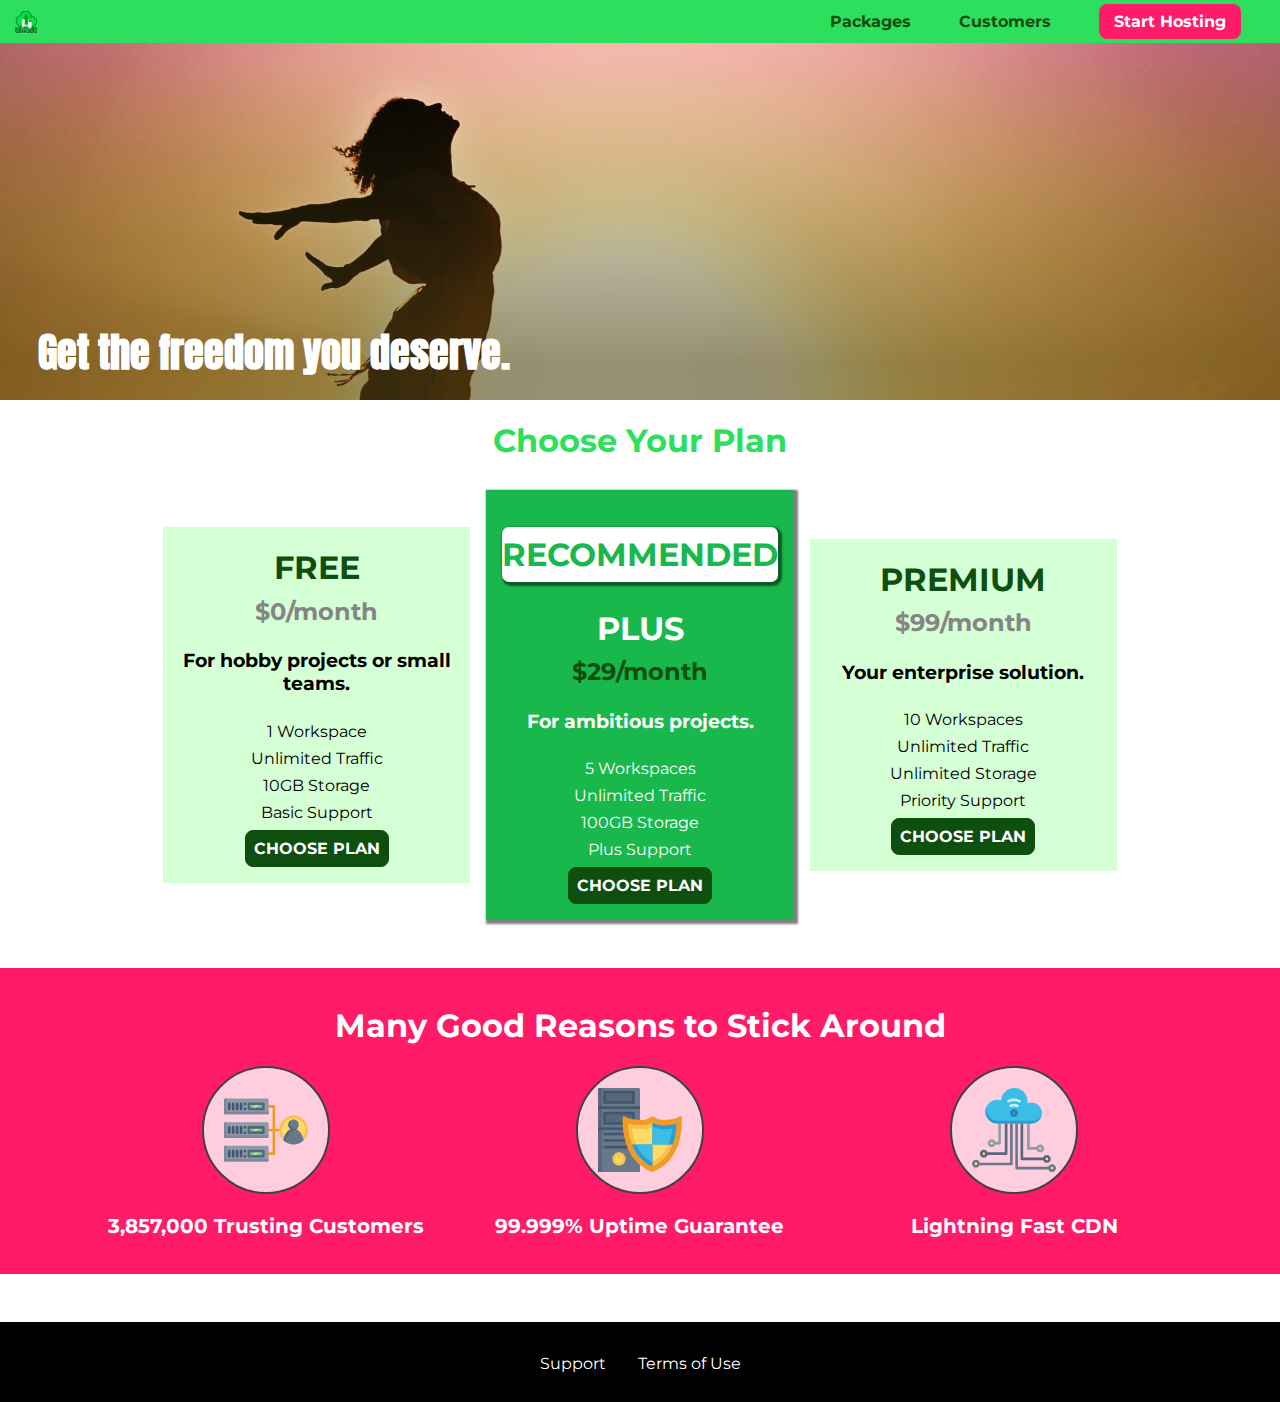
<file: index.html>
<body>
    
</body>
</html>
<!DOCTYPE html>
<html lang="en">

<head>
    <meta charset="UTF-8">
    <meta http-equiv="X-UA-Compatible" content="ie=edge">
    <meta name="viewport" content="width=device-width, initial-scale=1.0">
    <title>uHost</title>
    <link rel="shortcut icon" href="favicon.png">
    <link rel="stylesheet" href="shared.css">
    <link rel="stylesheet" href="main.css">
    <script src="./js/main.js" defer></script>
</head>

<body>
    <div class="backdrop"></div>
       <div class="modal">
        <h1 class="modal__title">Do you want to continue?</h1>
        <div class="modal__actions">
            <a href="start-hosting/index.html" class="modal__action">Yes!</a>
            <button class="modal__action modal__action--negative" type="button">No!</button>
        </div>
    </div>
    <header class="main-header">
        <div class="main-logo">
            <button class="toggle-button">
                <span class="toggle-button__bar"></span>
                <span class="toggle-button__bar"></span>
                <span class="toggle-button__bar"></span>
            </button>
            <a href="index.html">
                <img src="images/uhost-icon.png" alt="Host company logo"/>
            </a>
        </div>
        <nav class="main-nav">
            <ul class="main-nav__items">
                <li class="main-nav__item"><a href="packages/index.html">Packages</a></li>
                <li class="main-nav__item"><a href="customers/index.html">Customers</a></li>
                <li class="main-nav__item main-nav__item--cta"><a href="start-hosting/index.html">Start Hosting</a></li>
            </ul>
        </nav>
    </header>
      <nav class="mobile-nav">
        <ul class="mobile-nav__items">
            <li class="mobile-nav__item">
                <a href="packages/index.html">Packages</a>
            </li>
            <li class="mobile-nav__item">
                <a href="customers/index.html">Customers</a>
            </li>
            <li class="mobile-nav__item mobile-nav__item--cta">
                <a href="start-hosting/index.html">Start Hosting</a>
            </li>
        </ul>
    </nav>
    <main>
        <section id="product-overview">
            <h1>Get the freedom you deserve.</h1>
        </section>
        <section id="plans">
            <h1 class="section-title">Choose Your Plan</h1>
            <div class="plan_list">
                <article class="plan">
                    <h1 class="plan__title">FREE</h1>
                    <h2 class="plan__price">$0/month</h2>
                    <h3>For hobby projects or small teams.</h3>
                    <ul class="plans__features">
                        <li class="plans__feature">1 Workspace</li>
                        <li class="plans__feature">Unlimited Traffic</li>
                        <li class="plans__feature">10GB Storage</li>
                        <li class="plans__feature">Basic Support</li>
                    </ul>
                    <div>
                        <button class="button">CHOOSE PLAN</button>
                    </div>
                </article>
                <article class="plan plan--highlighted">
                    <h1 class="plan__annotation">RECOMMENDED</h1>
                    <h1 class="plan__title">PLUS</h1>
                    <h2 class="plan__price">$29/month</h2>
                    <h3>For ambitious projects.</h3>
                    <ul class="plans__features">
                        <li class="plans__feature">5 Workspaces</li>
                        <li class="plans__feature">Unlimited Traffic</li>
                        <li class="plans__feature">100GB Storage</li>
                        <li class="plans__feature">Plus Support</li>
                    </ul>
                    <div>
                        <button class="button">CHOOSE PLAN</button>
                    </div>
                </article>
                <article class="plan">
                    <h1 class="plan__title">PREMIUM</h1>
                    <h2 class="plan__price">$99/month</h2>
                    <h3>Your enterprise solution.</h3>
                    <ul class="plans__features">
                        <li class="plans__feature">10 Workspaces</li>
                        <li class="plans__feature">Unlimited Traffic</li>
                        <li class="plans__feature">Unlimited Storage</li>
                        <li class="plans__feature">Priority Support</li>
                    </ul>
                    <div>
                        <button class="button">CHOOSE PLAN</button>
                    </div>
                </article>
            </div>
        </section>
            <section id="key-feature">
            <h1 class="section-title">Many Good Reasons to Stick Around</h1>
            <ul class="key-feature__list">
                <li class="key-feature">
                    <div class="key-feature_image">
                                                <svg viewBox="0 0 512 512">
                            <path style="fill:#F09B24;" d="M344,248h-32V112c0-4.418-3.582-8-8-8h-40c-4.418,0-8,3.582-8,8s3.582,8,8,8h32v128h-32  c-4.418,0-8,3.582-8,8s3.582,8,8,8h32v128h-32c-4.418,0-8,3.582-8,8s3.582,8,8,8h40c4.418,0,8-3.582,8-8V264h32c4.418,0,8-3.582,8-8  S348.418,248,344,248z"
                            />
                            <path style="fill:#8E9AA9;" d="M264,64H8c-4.418,0-8,3.582-8,8v80c0,4.418,3.582,8,8,8h256c4.418,0,8-3.582,8-8V72  C272,67.582,268.418,64,264,64z"
                            />
                            <path style="fill:#7C899B;" d="M24,144c-4.418,0-8-3.582-8-8V64H8c-4.418,0-8,3.582-8,8v80c0,4.418,3.582,8,8,8h256  c4.418,0,8-3.582,8-8v-8H24z"
                            />
                            <rect x="152" y="96" style="fill:#B8E3A8;" width="88" height="32" />
                            <g>
                                <polygon style="fill:#7EC97D;" points="152,96 152,128 166,128 198,96  " />
                                <polygon style="fill:#7EC97D;" points="220,96 188,128 240,128 240,96  " />
                            </g>
                            <path style="fill:#56677E;" d="M240,136h-88c-4.418,0-8-3.582-8-8V96c0-4.418,3.582-8,8-8h88c4.418,0,8,3.582,8,8v32  C248,132.418,244.418,136,240,136z M160,120h72v-16h-72V120z"
                            />
                            <g>
                                <path style="fill:#435670;" d="M32,136c-4.418,0-8-3.582-8-8V96c0-4.418,3.582-8,8-8s8,3.582,8,8v32C40,132.418,36.418,136,32,136z   "
                                />
                                <path style="fill:#435670;" d="M56,136c-4.418,0-8-3.582-8-8V96c0-4.418,3.582-8,8-8s8,3.582,8,8v32C64,132.418,60.418,136,56,136z   "
                                />
                                <path style="fill:#435670;" d="M80,136c-4.418,0-8-3.582-8-8V96c0-4.418,3.582-8,8-8s8,3.582,8,8v32C88,132.418,84.418,136,80,136z   "
                                />
                                <path style="fill:#435670;" d="M104,136c-4.418,0-8-3.582-8-8V96c0-4.418,3.582-8,8-8s8,3.582,8,8v32   C112,132.418,108.418,136,104,136z"
                                />
                                <path style="fill:#435670;" d="M128,105c-4.418,0-8-3.582-8-8v-1c0-4.418,3.582-8,8-8s8,3.582,8,8v1   C136,101.418,132.418,105,128,105z"
                                />
                                <path style="fill:#435670;" d="M128,136c-4.418,0-8-3.582-8-8v-1c0-4.418,3.582-8,8-8s8,3.582,8,8v1   C136,132.418,132.418,136,128,136z"
                                />
                            </g>
                            <path style="fill:#8E9AA9;" d="M264,208H8c-4.418,0-8,3.582-8,8v80c0,4.418,3.582,8,8,8h256c4.418,0,8-3.582,8-8v-80  C272,211.582,268.418,208,264,208z"
                            />
                            <path style="fill:#7C899B;" d="M24,288c-4.418,0-8-3.582-8-8v-72H8c-4.418,0-8,3.582-8,8v80c0,4.418,3.582,8,8,8h256  c4.418,0,8-3.582,8-8v-8H24z"
                            />
                            <rect x="152" y="240" style="fill:#B8E3A8;" width="88" height="32" />
                            <g>
                                <polygon style="fill:#7EC97D;" points="152,240 152,272 166,272 198,240  " />
                                <polygon style="fill:#7EC97D;" points="220,240 188,272 240,272 240,240  " />
                            </g>
                            <path style="fill:#56677E;" d="M240,280h-88c-4.418,0-8-3.582-8-8v-32c0-4.418,3.582-8,8-8h88c4.418,0,8,3.582,8,8v32  C248,276.418,244.418,280,240,280z M160,264h72v-16h-72V264z"
                            />
                            <g>
                                <path style="fill:#435670;" d="M32,280c-4.418,0-8-3.582-8-8v-32c0-4.418,3.582-8,8-8s8,3.582,8,8v32C40,276.418,36.418,280,32,280   z"
                                />
                                <path style="fill:#435670;" d="M56,280c-4.418,0-8-3.582-8-8v-32c0-4.418,3.582-8,8-8s8,3.582,8,8v32C64,276.418,60.418,280,56,280   z"
                                />
                                <path style="fill:#435670;" d="M80,280c-4.418,0-8-3.582-8-8v-32c0-4.418,3.582-8,8-8s8,3.582,8,8v32C88,276.418,84.418,280,80,280   z"
                                />
                                <path style="fill:#435670;" d="M104,280c-4.418,0-8-3.582-8-8v-32c0-4.418,3.582-8,8-8s8,3.582,8,8v32   C112,276.418,108.418,280,104,280z"
                                />
                                <path style="fill:#435670;" d="M128,249c-4.418,0-8-3.582-8-8v-1c0-4.418,3.582-8,8-8s8,3.582,8,8v1   C136,245.418,132.418,249,128,249z"
                                />
                                <path style="fill:#435670;" d="M128,280c-4.418,0-8-3.582-8-8v-1c0-4.418,3.582-8,8-8s8,3.582,8,8v1   C136,276.418,132.418,280,128,280z"
                                />
                            </g>
                            <path style="fill:#8E9AA9;" d="M264,352H8c-4.418,0-8,3.582-8,8v80c0,4.418,3.582,8,8,8h256c4.418,0,8-3.582,8-8v-80  C272,355.582,268.418,352,264,352z"
                            />
                            <path style="fill:#7C899B;" d="M24,432c-4.418,0-8-3.582-8-8v-72H8c-4.418,0-8,3.582-8,8v80c0,4.418,3.582,8,8,8h256  c4.418,0,8-3.582,8-8v-8H24z"
                            />
                            <rect x="152" y="384" style="fill:#B8E3A8;" width="88" height="32" />
                            <g>
                                <polygon style="fill:#7EC97D;" points="152,384 152,416 166,416 198,384  " />
                                <polygon style="fill:#7EC97D;" points="220,384 188,416 240,416 240,384  " />
                            </g>
                            <path style="fill:#56677E;" d="M240,424h-88c-4.418,0-8-3.582-8-8v-32c0-4.418,3.582-8,8-8h88c4.418,0,8,3.582,8,8v32  C248,420.418,244.418,424,240,424z M160,408h72v-16h-72V408z"
                            />
                            <g>
                                <path style="fill:#435670;" d="M32,424c-4.418,0-8-3.582-8-8v-32c0-4.418,3.582-8,8-8s8,3.582,8,8v32C40,420.418,36.418,424,32,424   z"
                                />
                                <path style="fill:#435670;" d="M56,424c-4.418,0-8-3.582-8-8v-32c0-4.418,3.582-8,8-8s8,3.582,8,8v32C64,420.418,60.418,424,56,424   z"
                                />
                                <path style="fill:#435670;" d="M80,424c-4.418,0-8-3.582-8-8v-32c0-4.418,3.582-8,8-8s8,3.582,8,8v32C88,420.418,84.418,424,80,424   z"
                                />
                                <path style="fill:#435670;" d="M104,424c-4.418,0-8-3.582-8-8v-32c0-4.418,3.582-8,8-8s8,3.582,8,8v32   C112,420.418,108.418,424,104,424z"
                                />
                                <path style="fill:#435670;" d="M128,393c-4.418,0-8-3.582-8-8v-1c0-4.418,3.582-8,8-8s8,3.582,8,8v1   C136,389.418,132.418,393,128,393z"
                                />
                                <path style="fill:#435670;" d="M128,424c-4.418,0-8-3.582-8-8v-1c0-4.418,3.582-8,8-8s8,3.582,8,8v1   C136,420.418,132.418,424,128,424z"
                                />
                            </g>
                            <path style="fill:#F7C14D;" d="M424,168c-48.523,0-88,39.477-88,88s39.477,88,88,88s88-39.477,88-88S472.523,168,424,168z" />
                            <path style="fill:#FFDB66;" d="M424,184c-39.701,0-72,32.299-72,72s32.299,72,72,72s72-32.299,72-72S463.701,184,424,184z" />
                            <path style="fill:#69788D;" d="M484.893,314.16C476.393,274.588,451.922,248,424,248s-52.393,26.588-60.893,66.16  c-0.605,2.82,0.354,5.749,2.511,7.664C381.731,336.124,402.465,344,424,344s42.269-7.876,58.381-22.176  C484.539,319.909,485.498,316.98,484.893,314.16z"
                            />
                            <path style="fill:#56677E;" d="M434.053,249.171C430.768,248.403,427.411,248,424,248c-27.922,0-52.393,26.588-60.893,66.16  c-0.605,2.82,0.354,5.749,2.511,7.664c3.383,3.002,6.979,5.703,10.734,8.125C384.904,286.243,407.373,255.378,434.053,249.171z"
                            />
                            <path style="fill:#69788D;" d="M424,192c-17.645,0-32,14.355-32,32s14.355,32,32,32s32-14.355,32-32S441.645,192,424,192z" />
                            <path style="fill:#56677E;" d="M432,248c-17.645,0-32-14.355-32-32c0-6.783,2.128-13.076,5.742-18.258  C397.444,203.53,392,213.138,392,224c0,17.645,14.355,32,32,32c10.862,0,20.471-5.444,26.258-13.742  C445.076,245.872,438.783,248,432,248z"
                            />

                        </svg>
  
                    </div>
                    <p class="key-feature__description">3,857,000 Trusting Customers</p>
                </li>
                <li class="key-feature">
                    <div class="key-feature_image">
                                                <svg viewBox="0 0 512 512">
                            <path style="fill:#69788D;" d="M248,0H8C3.582,0,0,3.582,0,8v496c0,4.418,3.582,8,8,8h240c4.418,0,8-3.582,8-8V8  C256,3.582,252.418,0,248,0z"
                            />
                            <path style="fill:#56677E;" d="M24,504V8c0-4.418,3.582-8,8-8H8C3.582,0,0,3.582,0,8v496c0,4.418,3.582,8,8,8h24  C27.582,512,24,508.418,24,504z"
                            />
                            <g>
                                <rect x="0" y="112" style="fill:#435670;" width="256" height="16" />
                                <rect x="0" y="240" style="fill:#435670;" width="256" height="16" />
                            </g>
                            <path style="fill:#F7C14D;" d="M128,392c-22.056,0-40,17.944-40,40s17.944,40,40,40s40-17.944,40-40S150.056,392,128,392z" />
                            <path style="fill:#FFDB66;" d="M128,408c-13.233,0-24,10.767-24,24s10.767,24,24,24s24-10.767,24-24S141.233,408,128,408z" />
                            <path style="fill:#F7C14D;" d="M128,392c-2.739,0-5.414,0.278-8,0.805V424c0,4.418,3.582,8,8,8c4.418,0,8-3.582,8-8v-31.195  C133.414,392.278,130.739,392,128,392z"
                            />
                            <g>
                                <path style="fill:#435670;" d="M216,288H40c-4.418,0-8-3.582-8-8s3.582-8,8-8h176c4.418,0,8,3.582,8,8S220.418,288,216,288z"
                                />
                                <path style="fill:#435670;" d="M216,328H40c-4.418,0-8-3.582-8-8s3.582-8,8-8h176c4.418,0,8,3.582,8,8S220.418,328,216,328z"
                                />
                                <path style="fill:#435670;" d="M216,368H40c-4.418,0-8-3.582-8-8s3.582-8,8-8h176c4.418,0,8,3.582,8,8S220.418,368,216,368z"
                                />
                                <path style="fill:#435670;" d="M216,16H40c-4.418,0-8,3.582-8,8v64c0,4.418,3.582,8,8,8h176c4.418,0,8-3.582,8-8V24   C224,19.582,220.418,16,216,16z"
                                />
                            </g>
                            <rect x="48" y="32" style="fill:#56677E;" width="160" height="48" />
                            <path style="fill:#435670;" d="M216,144H40c-4.418,0-8,3.582-8,8v64c0,4.418,3.582,8,8,8h176c4.418,0,8-3.582,8-8v-64  C224,147.582,220.418,144,216,144z"
                            />
                            <rect x="48" y="160" style="fill:#56677E;" width="160" height="48" />
                            <path style="fill:#F09B24;" d="M511.747,180.237c-0.194-6.537-8.107-10.107-13.135-5.894c-5.6,4.693-42.904,21.282-98.514,21.282  c-33.45,0-64.625-20.999-64.929-21.206c-2.9-1.991-6.764-1.85-9.512,0.346c-2.677,2.135-27.201,20.86-63.793,20.86  c-55.607,0-92.914-16.589-98.515-21.282c-5.028-4.211-12.941-0.645-13.135,5.894c-1.634,54.834,4.655,105.941,18.693,151.903  c12.096,39.604,29.759,74.047,52.497,102.373c27.538,34.304,62.743,59.882,104.66,76.045c3.069,1.918,6.757,1.921,9.83,0  c41.917-16.163,77.122-41.741,104.66-76.045c22.738-28.326,40.401-62.77,52.497-102.373  C507.092,286.179,513.381,235.071,511.747,180.237z"
                            />
                            <path style="fill:#F7C14D;" d="M476.21,221.226c-1.953-1.631-4.568-2.235-7.036-1.628c-21.686,5.327-44.926,8.028-69.075,8.028  c-25.926,0-49.633-8.975-64.955-16.504c-2.307-1.134-5.016-1.091-7.284,0.116c-14.059,7.477-36.919,16.388-65.994,16.388  c-24.153,0-47.394-2.701-69.075-8.028c-5.155-1.268-10.221,2.966-9.894,8.261c2.077,33.693,7.668,65.635,16.616,94.935  c22.774,74.565,66.139,126.334,128.888,153.868c2.032,0.891,4.397,0.891,6.43,0c61.777-27.107,104.716-78.876,127.62-153.868  c8.948-29.3,14.539-61.241,16.616-94.935C479.224,225.319,478.163,222.856,476.21,221.226z"
                            />
                            <path style="fill:#FFDB66;" d="M331.609,451.727c-52.604-25.289-89.304-70.987-109.144-135.944  c-6.532-21.39-11.162-44.336-13.82-68.447c17.133,2.852,34.952,4.291,53.22,4.291c29.394,0,53.376-7.793,69.978-15.561  c17.44,7.736,41.656,15.561,68.256,15.561c18.267,0,36.085-1.439,53.219-4.291c-2.659,24.112-7.288,47.06-13.82,68.448  C419.545,381.108,383.27,426.805,331.609,451.727z"
                            />
                            <g>
                                <path style="fill:#2C9DD4;" d="M479.066,227.858c0.157-2.539-0.903-5.002-2.856-6.633s-4.568-2.235-7.036-1.628   c-21.686,5.327-44.926,8.028-69.075,8.028c-25.926,0-49.633-8.975-64.955-16.504c-1.057-0.52-2.2-0.78-3.345-0.806l-0.072,133.351   h123.601c2.556-6.746,4.933-13.702,7.123-20.874C471.398,293.493,476.989,261.552,479.066,227.858z"
                                />
                                <path style="fill:#2C9DD4;" d="M206.658,343.667c24.153,63.42,65.028,108.108,121.743,132.995c1.031,0.452,2.147,0.673,3.263,0.666   l0.063-133.661H206.658z"
                                />
                            </g>
                            <g>
                                <path style="fill:#3CBDE8;" d="M439.497,315.783c6.532-21.389,11.161-44.336,13.82-68.448c-17.134,2.852-34.952,4.291-53.219,4.291   c-26.6,0-50.815-7.824-68.256-15.561l-0.116,107.601h97.758C433.179,334.807,436.524,325.518,439.497,315.783z"
                                />
                                <path style="fill:#3CBDE8;" d="M232.523,343.667c21.144,50.298,54.363,86.56,99.087,108.06l0.117-108.06H232.523z" />
                            </g>
                        </svg>
                    </div>
                    <p class="key-feature__description">99.999% Uptime Guarantee</p>
                </li>
                <li class="key-feature">
                    <div class="key-feature_image">
                                                <svg viewBox="0 0 512 512">
                            <path style="fill:#8E9AA9;" d="M168,200c-4.418,0-8,3.582-8,8v120h-17.376c-3.302-9.311-12.194-16-22.624-16  c-13.234,0-24,10.767-24,24s10.766,24,24,24c10.429,0,19.321-6.689,22.624-16H168c4.418,0,8-3.582,8-8V208  C176,203.582,172.418,200,168,200z"
                            />
                            <path style="fill:#FFDB66;" d="M120,328c-4.411,0-8,3.589-8,8s3.589,8,8,8s8-3.589,8-8S124.411,328,120,328z" />
                            <path style="fill:#56677E;" d="M208,200c-4.418,0-8,3.582-8,8v184H94.624C91.322,382.689,82.43,376,72,376  c-13.234,0-24,10.767-24,24s10.766,24,24,24c10.429,0,19.321-6.689,22.624-16H208c4.418,0,8-3.582,8-8V208  C216,203.582,212.418,200,208,200z"
                            />
                            <path style="fill:#FFDB66;" d="M72,392c-4.411,0-8,3.589-8,8s3.589,8,8,8s8-3.589,8-8S76.411,392,72,392z" />
                            <path style="fill:#69788D;" d="M240,208c-4.418,0-8,3.582-8,8v239H47.24c-2.671-10.34-12.078-18-23.24-18c-13.234,0-24,10.767-24,24  s10.766,24,24,24c9.666,0,18.009-5.747,21.809-14H240c4.418,0,8-3.582,8-8V216C248,211.582,244.418,208,240,208z"
                            />
                            <path style="fill:#FFDB66;" d="M24,453c-4.411,0-8,3.589-8,8s3.589,8,8,8s8-3.589,8-8S28.411,453,24,453z" />
                            <path style="fill:#69788D;" d="M488,464c-10.429,0-19.321,6.689-22.624,16H280V208c0-4.418-3.582-8-8-8s-8,3.582-8,8v280  c0,4.418,3.582,8,8,8h193.376c3.302,9.311,12.194,16,22.624,16c13.234,0,24-10.767,24-24S501.234,464,488,464z"
                            />
                            <path style="fill:#FFDB66;" d="M488,480c-4.411,0-8,3.589-8,8s3.589,8,8,8s8-3.589,8-8S492.411,480,488,480z" />
                            <path style="fill:#56677E;" d="M456,408c-10.429,0-19.321,6.689-22.624,16H312V208c0-4.418-3.582-8-8-8s-8,3.582-8,8v224  c0,4.418,3.582,8,8,8h129.376c3.302,9.311,12.194,16,22.624,16c13.234,0,24-10.767,24-24S469.234,408,456,408z"
                            />
                            <path style="fill:#FFDB66;" d="M456,424c-4.411,0-8,3.589-8,8s3.589,8,8,8s8-3.589,8-8S460.411,424,456,424z" />
                            <path style="fill:#8E9AA9;" d="M416,344c-10.429,0-19.321,6.689-22.624,16H352V208c0-4.418-3.582-8-8-8s-8,3.582-8,8v160  c0,4.418,3.582,8,8,8h49.376c3.302,9.311,12.194,16,22.624,16c13.234,0,24-10.767,24-24S429.234,344,416,344z"
                            />
                            <path style="fill:#FFDB66;" d="M416,360c-4.411,0-8,3.589-8,8s3.589,8,8,8s8-3.589,8-8S420.411,360,416,360z" />
                            <path style="fill:#3CBDE8;" d="M362,88c-8.741,0-17.231,1.751-25.06,5.085C337.646,88.797,338,84.43,338,80  c0-44.112-35.888-80-80-80c-42.823,0-77.895,33.816-79.909,76.149C170.393,73.415,162.244,72,154,72c-39.701,0-72,32.299-72,72  s32.299,72,72,72h208c35.29,0,64-28.71,64-64S397.29,88,362,88z"
                            />
                            <path style="fill:#2C9DD4;" d="M368,200H160c-39.701,0-72-32.299-72-72c0-5.863,0.721-11.559,2.05-17.019  C84.918,120.88,82,132.102,82,144c0,39.701,32.299,72,72,72h208c30.389,0,55.88-21.296,62.379-49.743  C413.565,186.327,392.352,200,368,200z"
                            />
                            <path style="fill:#2A7DB5;" d="M256,128c-13.234,0-24,10.767-24,24s10.766,24,24,24c13.233,0,24-10.767,24-24S269.233,128,256,128z"
                            />
                            <path style="fill:#2C9DD4;" d="M256,144c-4.411,0-8,3.589-8,8s3.589,8,8,8c4.411,0,8-3.589,8-8S260.411,144,256,144z" />
                            <g>
                                <path style="fill:#C5F1FA;" d="M221.755,87.695c-2.994,0-5.864-1.688-7.233-4.572c-1.894-3.991-0.194-8.763,3.798-10.657   C230.157,66.849,242.834,64,256,64c13.166,0,25.844,2.849,37.68,8.466c3.992,1.895,5.692,6.666,3.798,10.657   s-6.666,5.692-10.657,3.798C277.144,82.328,266.774,80,256,80c-10.774,0-21.144,2.328-30.821,6.921   C224.072,87.446,222.904,87.695,221.755,87.695z"
                                />
                                <path style="fill:#C5F1FA;" d="M276.545,116.618c-1.148,0-2.316-0.249-3.424-0.774C267.745,113.293,261.985,112,256,112   c-5.985,0-11.745,1.293-17.121,3.844c-3.991,1.895-8.763,0.192-10.657-3.798c-1.894-3.992-0.193-8.764,3.798-10.657   C239.557,97.813,247.625,96,256,96c8.376,0,16.444,1.813,23.98,5.389c3.991,1.894,5.692,6.665,3.798,10.657   C282.41,114.93,279.539,116.618,276.545,116.618z"
                                />
                            </g>

                        </svg>
                    </div>
                    <p class="key-feature__description">Lightning Fast CDN</p>
                </li>
            </ul>
        </section>
    </main>
     <footer class="main-footer">
        <nav>
            <ul class="main-footer__links">
                <li class="main-footer__link">
                    <a href="#">Support</a>
                </li>
                <li class="main-footer__link">
                    <a href="#">Terms of Use</a>
                </li>
            </ul>
        </nav>
    </footer>
</body>

</html>
</file>
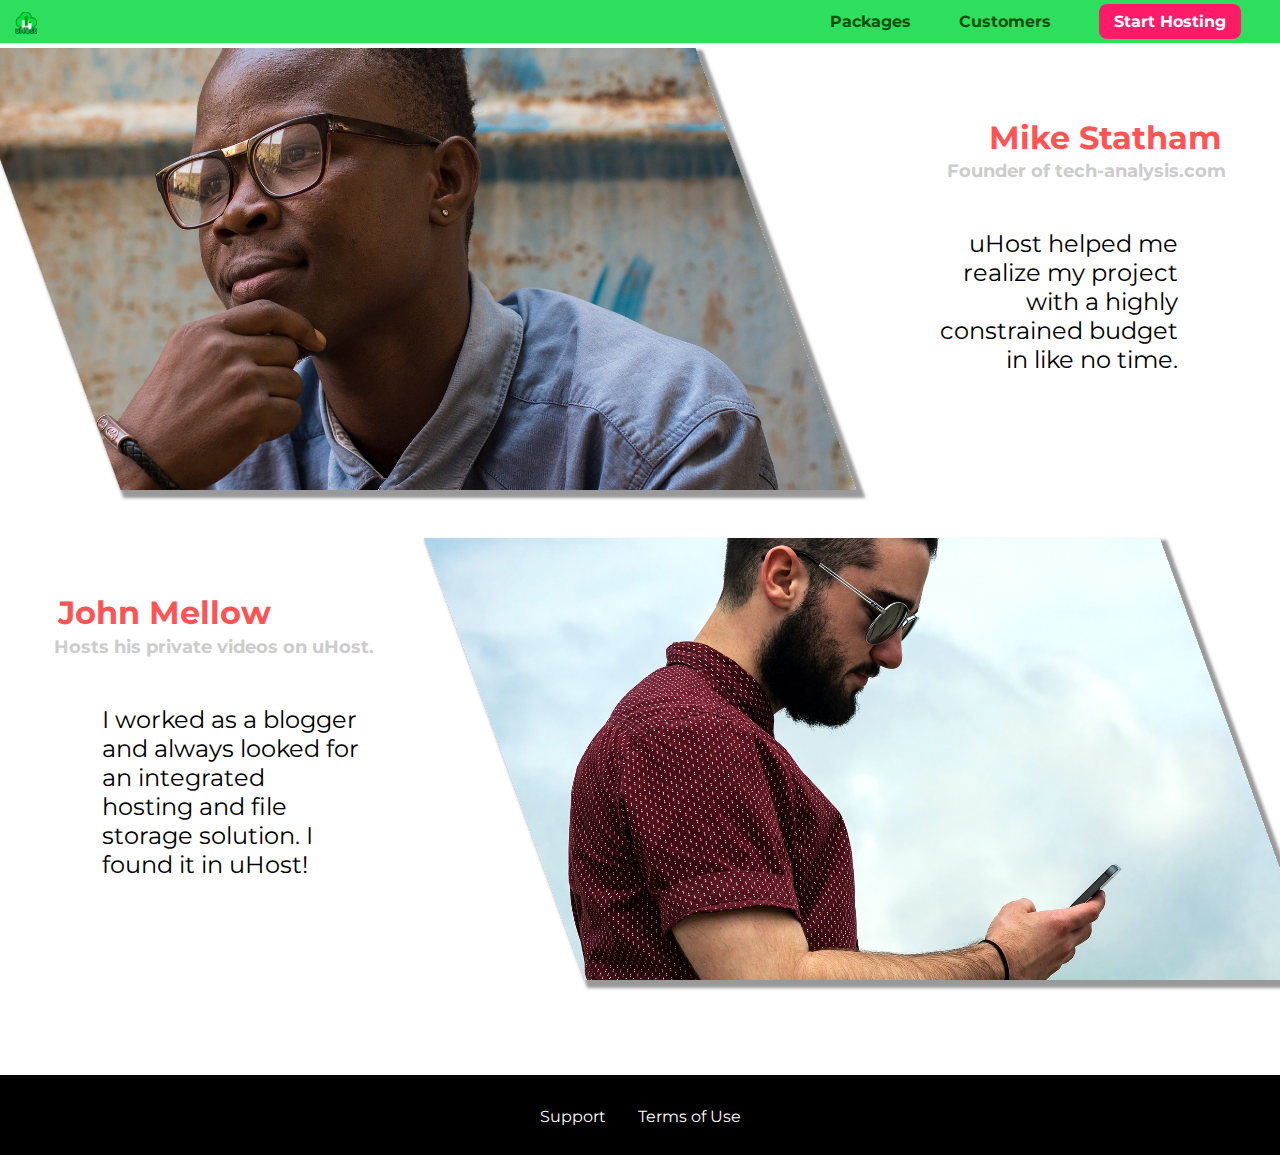
<file: customers/index.html>
<!DOCTYPE html>
<html lang="en">

<head>
    <meta charset="UTF-8">
    <meta name="viewport" content="width=device-width, initial-scale=1.0">
    <meta http-equiv="X-UA-Compatible" content="ie=edge">
    <meta name="viewport" content="width=device-width, initial-scale=1.0">
    <title>uHost Customers</title>
    <link rel="shortcut icon" href="../images/favicon.png">
    <link rel="stylesheet" href="../shared.css">
    <link rel="stylesheet" href="customers.css">
    <script src="../js/main.js" defer></script>
</head>

<body>
    <div class="backdrop"></div>
    <header class="main-header">
        <div class="main-logo">
            <button class="toggle-button">
                <span class="toggle-button__bar"></span>
                <span class="toggle-button__bar"></span>
                <span class="toggle-button__bar"></span>
            </button>
            <a href="../index.html">
                <img src="../images/uhost-icon.png" alt="Host company logo"/>
            </a>
        </div>
        <nav class="main-nav">
            <ul class="main-nav__items">
                <li class="main-nav__item"><a href="../packages/index.html">Packages</a></li>
                <li class="main-nav__item"><a href="../customers/index.html">Customers</a></li>
                <li class="main-nav__item main-nav__item--cta"><a href="../start-hosting/index.html">Start Hosting</a></li>
            </ul>
        </nav>
    </header>
    <nav class="mobile-nav">
        <ul class="mobile-nav__items">
            <li class="mobile-nav__item">
                <a href="../packages/index.html">Packages</a>
            </li>
            <li class="mobile-nav__item">
                <a href="index.html">Customers</a>
            </li>
            <li class="mobile-nav__item mobile-nav__item--cta">
                <a href="../start-hosting/index.html">Start Hosting</a>
            </li>
        </ul>
    </nav>
    <main>
        <div>
            <div class="testimonial" id="customer-1">
                <div class="testimonial__image-container">
                    <img src="../images/customer-1.jpg" alt="Mike Statham - Customer" class="testimonial__image">
                </div>
                <div class="testimonial__info">
                    <h1 class="testimonial__name">Mike Statham</h1>
                    <h2 class="testimonial__subtitle">Founder of
                        <a href="tech-analysis.com">tech-analysis.com</a>
                    </h2>
                    <p class="testimonial__text">uHost helped me realize my project with a highly constrained budget in like no time.</p>
                </div>
            </div>
            <div class="testimonial" id="customer-2">

                <div class="testimonial__info">
                    <h1 class="testimonial__name">John Mellow</h1>
                    <h2 class="testimonial__subtitle">Hosts his private videos on uHost.
                    </h2>
                    <p class="testimonial__text">I worked as a blogger and always looked for an integrated hosting and file storage solution. I found
                        it in uHost!
                    </p>
                </div>
                <div class="testimonial__image-container">
                    <img src="../images/customer-2.jpg" alt="John Mellow - Customer" class="testimonial__image">
                </div>
            </div>
        </div>
    </main>
    <footer class="main-footer">
        <nav>
            <ul class="main-footer__links">
                <li class="main-footer__link">
                    <a href="#">Support</a>
                </li>
                <li class="main-footer__link">
                    <a href="#">Terms of Use</a>
                </li>
            </ul>
        </nav>
    </footer>
</body>

</html>
</file>
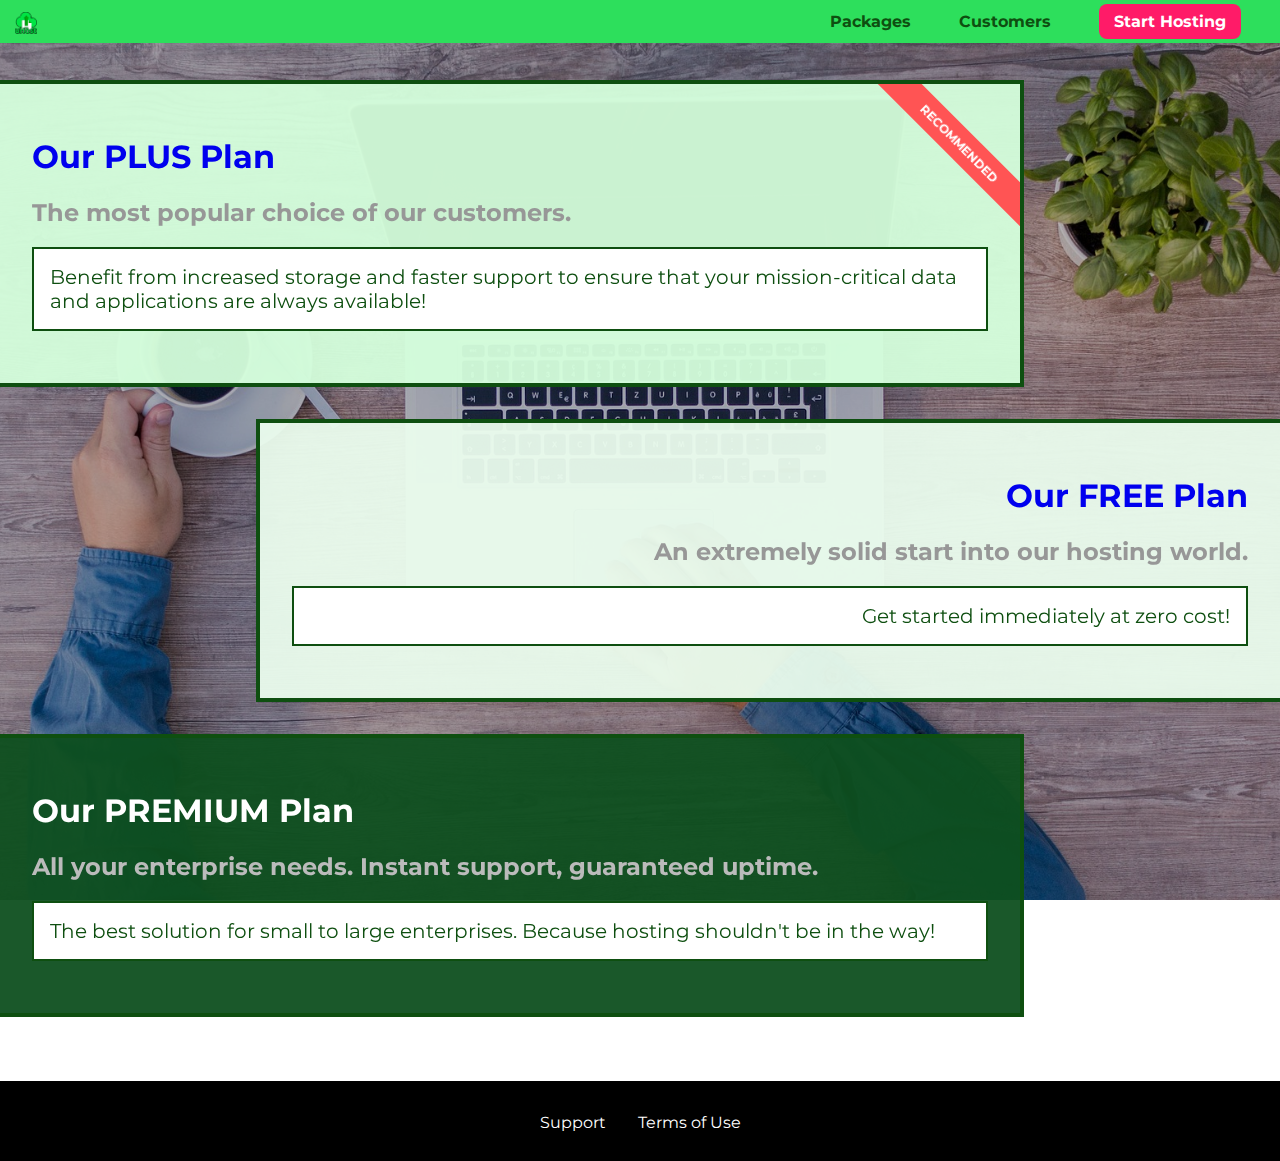
<file: packages/index.html>
<!DOCTYPE html>
<html lang="en">

<head>
    <meta charset="UTF-8">
    <meta http-equiv="X-UA-Compatible" content="ie=edge">
    <meta name="viewport" content="width=device-width, initial-scale=1.0">
    <title>uHost</title>
    <link rel="shortcut icon" href="../images/favicon.png">
    <link rel="stylesheet" href="../shared.css">
    <link rel="stylesheet" href="packages.css">
    <script src="../js/main.js" defer></script>
</head>

<body>
    <div class="backdrop"></div>
    <div id="background-img"></div>
    <header class="main-header">
        <div class="main-logo">
            <button class="toggle-button">
                <span class="toggle-button__bar"></span>
                <span class="toggle-button__bar"></span>
                <span class="toggle-button__bar"></span>
            </button>
            <a href="../index.html">
                 <img src="../images/uhost-icon.png" alt="Host company logo"/>
            </a>
        </div>
        <nav class="main-nav">
            <ul class="main-nav__items">
                <li class="main-nav__item"><a href="index.html">Packages</a></li>
                <li class="main-nav__item"><a href="../customers/index.html">Customers</a></li>
                <li class="main-nav__item main-nav__item--cta"><a href="../start-hosting/index.html">Start Hosting</a></li>
            </ul>
        </nav>
    </header>
    <nav class="mobile-nav">
        <ul class="mobile-nav__items">
            <li class="mobile-nav__item">
                <a href="index.html">Packages</a>
            </li>
            <li class="mobile-nav__item">
                <a href="../customers/index.html">Customers</a>
            </li>
            <li class="mobile-nav__item mobile-nav__item--cta">
                <a href="../start-hosting/index.html">Start Hosting</a>
            </li>
        </ul>
    </nav>
    <main>
           <section class="packages" id="plus">
            <a href="#">
                <h2 class="package_badge">RECOMMENDED</h2>
                <h1 class="package_title">Our PLUS Plan</h1>
                <h2 class="package_subtitle">The most popular choice of our customers.</h2>
                <p class="package_info">Benefit from increased storage and faster support to ensure that your mission-critical data and applications
                    are always available!</p>
            </a>
        </section>
        <section class="packages" id="free">
            <a href="#">
                <h1 class="package_title">Our FREE Plan</h1>
                <h2 class="package_subtitle">An extremely solid start into our hosting world.</h2>
                <p class="package_info">Get started immediately at zero cost!</p>
            </a>
        </section>
        <div class="clearfix"></div>
        <section class="packages" id="premium">
            <a href="#">
                <h1 class="package_title">Our PREMIUM Plan</h1>
                <h2 class="package_subtitle">All your enterprise needs. Instant support, guaranteed uptime. </h2>
                <p class="package_info">The best solution for small to large enterprises. Because hosting shouldn't be in the way!</p>
            </a>
        </section>
     </main>
     <footer class="main-footer">
        <nav>
            <ul class="main-footer__links">
                <li class="main-footer__link">
                    <a href="#">Support</a>
                </li>
                <li class="main-footer__link">
                    <a href="#">Terms of Use</a>
                </li>
            </ul>
        </nav>
    </footer>
</body>

</html>
</file>
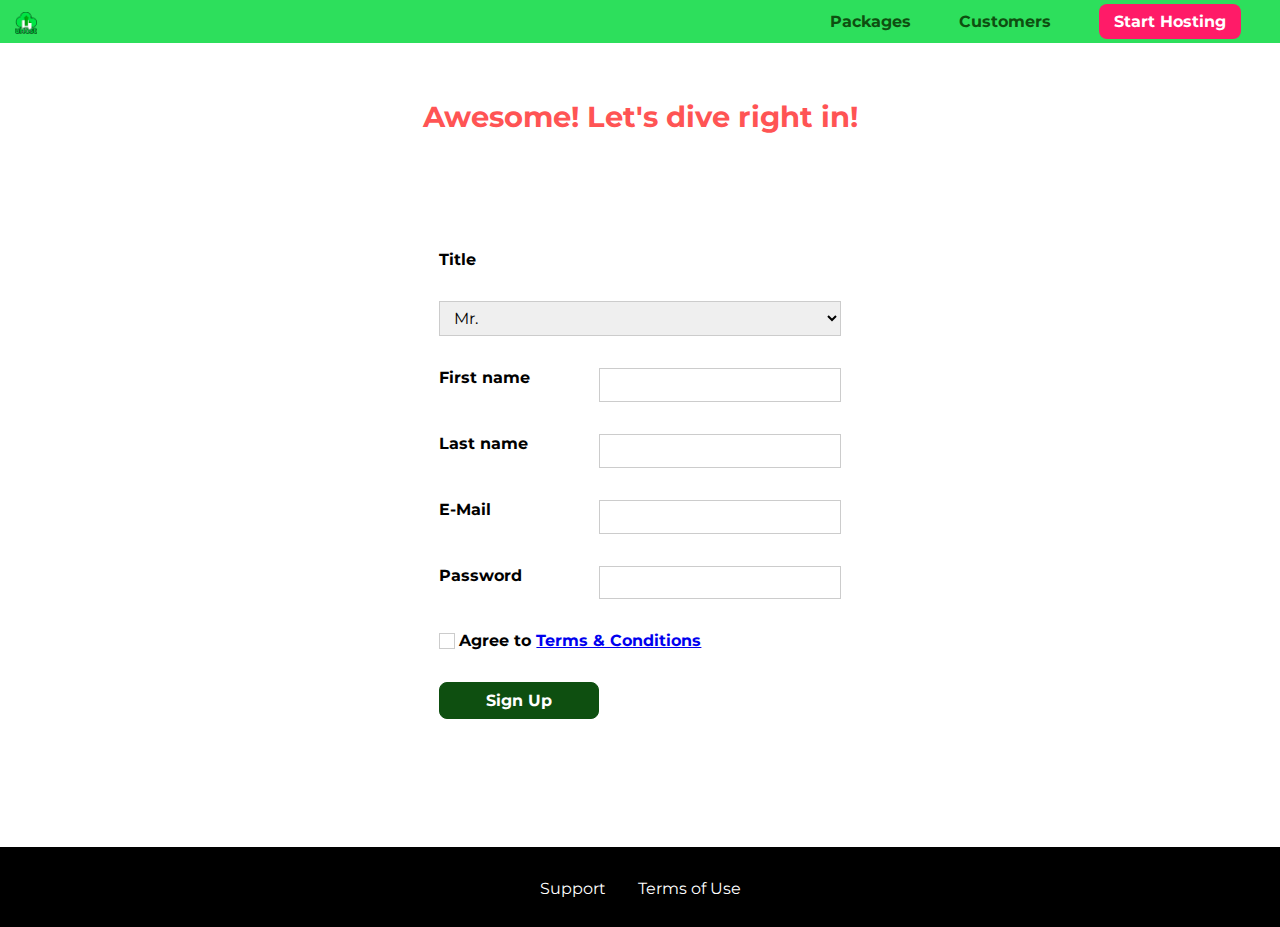
<file: start-hosting/index.html>
<!DOCTYPE html>
<html lang="en">

<head>
    <meta charset="UTF-8">
    <meta http-equiv="X-UA-Compatible" content="ie=edge">
    <meta name="viewport" content="width=device-width, initial-scale=1.0">
    <title>uHost</title>
    <link rel="shortcut icon" href="../images/favicon.png">
    <link rel="stylesheet" href="../shared.css">
    <link rel="stylesheet" href="start-hosting.css">
    <script src="../js/main.js" defer></script>
</head>

<body>
    <div class="backdrop"></div>
    <div id="background-img"></div>
    <header class="main-header">
        <div class="main-logo">
            <button class="toggle-button">
                <span class="toggle-button__bar"></span>
                <span class="toggle-button__bar"></span>
                <span class="toggle-button__bar"></span>
            </button>
            <a href="../index.html">
                 <img src="../images/uhost-icon.png" alt="Host company logo"/>
            </a>
        </div>
        <nav class="main-nav">
            <ul class="main-nav__items">
                <li class="main-nav__item"><a href="index.html">Packages</a></li>
                <li class="main-nav__item"><a href="../customers/index.html">Customers</a></li>
                <li class="main-nav__item main-nav__item--cta"><a href="index.html">Start Hosting</a></li>
            </ul>
        </nav>
    </header>
    <nav class="mobile-nav">
        <ul class="mobile-nav__items">
            <li class="mobile-nav__item">
                <a href="index.html">Packages</a>
            </li>
            <li class="mobile-nav__item">
                <a href="../customers/index.html">Customers</a>
            </li>
            <li class="mobile-nav__item mobile-nav__item--cta">
                <a href="index.html">Start Hosting</a>
            </li>
        </ul>
    </nav>
    <main class="signup-page">
        <h1 class="signup-title">Awesome! Let's dive right in!</h1>
        <form action="index.html" class="signup-form">
            <label for="title">Title</label>
            <select id="title">
                <option value="mr">Mr.</option>
                <option value="ms">Ms.</option>
            </select>
            <label for="first-name">First name</label>
            <input type="text" id="first-name" >
            <label for="last-name" >Last name</label>
            <input type="text" id="last-name" >
            <label for="email">E-Mail</label>
            <input type="email" id="email" >
            <label for="password">Password</label>
            <input type="password" id="password">
            <div class="start--agree">
                 <input type="checkbox" id="agree-terms">
                <label for="agree-terms" >Agree to
                <a href="#">Terms &amp; Conditions</a>
            </label>
            </div>
            <button type="submit" class="button">Sign Up</button>
        </form>
    </main>
     <footer class="main-footer">
        <nav>
            <ul class="main-footer__links">
                <li class="main-footer__link">
                    <a href="#">Support</a>
                </li>
                <li class="main-footer__link">
                    <a href="#">Terms of Use</a>
                </li>
            </ul>
        </nav>
    </footer>
</body>

</html>
</file>
<file: shared.css>
/*inport all css file**/
@import url('https://fonts.googleapis.com/css?family=Anton');
@import url('https://fonts.googleapis.com/css?family=Montserrat:400,700');
@import url('https://fonts.googleapis.com/css?family=Roboto:400,900');

/* body / html**/
* {
	box-sizing: border-box;
}

body {
	font-family: 'Montserrat', sans-serif;
	margin: 0;
	display: grid;
	grid-template-rows: auto auto 8rem;
	grid-template-areas: "header" "main" "footer";
}
/* backdrop**/
.backdrop {
	position: fixed;
	display: none;
	opacity: 0;
	top: 0;
	left: 0;
	/*width: 100%;
	*/
	width: 100vw;
	height: 100vh;
	/*height: 100%;
	*/
	z-index: 100;
	background: rgba(0, 0, 0, 0.5);
	transition: opacity 1s linear;
	-webkit-transition: opacity 1s linear;
	-moz-transition: opacity 1s linear;
	-ms-transition: opacity 1s linear;
	-o-transition: opacity 1s linear;
}

/**button***/
.button {
	background-color: #0e4f10;
	font: inherit;
	color: #fff;
	border: 1px solid #0e4f10;
	font-weight: bold;
	cursor: pointer;
	border-radius: 8px;
	padding: 8px;
	-webkit-border-radius: 8px;
	-moz-border-radius: 8px;
	-ms-border-radius: 8px;
	-o-border-radius: 8px;
}
.button:hover {
	background-color: #fff;
	color: #0e4f10;
}
.button:focus {
	outline: none;
}
button[disabled] {
	cursor: not-allowed;
}
/**main body footer sticky**/
main {
	grid-area: main;
	/* min-height: calc(100vh - 3.5rem - 2.5rem); */
}
/** header ***/
.main-header {
	width: 100%;
	position: fixed;
	padding: 8px 15px;
	background-color: #2ddf5c;
	z-index: 10;
	top: 0;
	display: flex;
	justify-content: space-between;
	align-items: center;
	grid-area: header;
}

.main-logo a {
	color: #0e4f10;
	text-decoration: none;
	font-weight: bold;
	font-size: 22px;
}
.main-logo img {
	height: 22px;
	vertical-align: middle;
}
.main-nav {
	/* width: calc(100% - 122px);
	text-align: right; */
}
.main-nav__items {
	display: none;
}

.main-nav__item a,
.mobile-nav__items a {
	text-decoration: none;
	color: #0e4f10;
	font-weight: bold;
}
.main-nav__item a:hover,
.main-nav__item a:active,
.mobile-nav__items a:hover,
.mobile-nav__items a:active {
	color: #fff;
	border-bottom: 5px solid #fff;
}
.main-nav__item--cta {
	animation: wiggle 200ms 2s 8 alternate;
	-webkit-animation: wiggle 200ms 2s 8 alternate;
}
.main-nav__item--cta a,
.mobile-nav__item--cta a {
	background-color: #ff1b68;
	padding: 8px 15px;
	color: #fff;
	border-radius: 8px;
	-webkit-border-radius: 8px;
	-moz-border-radius: 8px;
	-ms-border-radius: 8px;
	-o-border-radius: 8px;
}
.main-nav__item--cta a:hover,
.main-nav__item--cta a:active,
.mobile-nav__items a:hover,
.mobile-nav__items a:active {
	background-color: #fff;
	color: #ff1b68;
	border-bottom: none;
}
/**footer**/
.main-footer {
	background-color: black;
	margin-top: 48px;
	padding: 32px;
	grid-area: footer;
}
.main-footer__links {
	display: flex;
	flex-direction: column;
	justify-content: center;
	align-items: center;
	list-style: none;
	padding: 0;
	margin: 0;
}
.main-footer__link {
	/* display: inline-block; */
	margin: 0 16px;
}
.main-footer__link a {
	text-decoration: none;
	color: #fff;
}
.main-footer__link a:hover,
.main-footer__link a:active {
	color: #ccc;
}
/** mobile**/
.mobile-nav {
	display: none;
	position: fixed;
	z-index: 101;
	top: 0;
	left: 0;
	background: white;
	width: 80%;
	height: 100vh;
}

.mobile-nav__items {
	display: flex;
	flex-direction: column;
	justify-content: center;
	align-items: center;
	width: 90%;
	height: 100%;
	list-style: none;
	margin: 0% auto;
	padding: 0;
}

.mobile-nav__item {
	margin: 1rem 0;
}

.mobile-nav__item a {
	font-size: 1.5rem;
}
.toggle-button {
	width: 3rem;
	background: transparent;
	border: none;
	cursor: pointer;
	padding-top: 0;
	padding-bottom: 0;
	vertical-align: middle;
}

.toggle-button:focus {
	outline: none;
}

.toggle-button__bar {
	width: 100%;
	height: 0.2rem;
	background: black;
	display: block;
	margin: 0.6rem 0;
}
/** side drawer visible**/

.visible {
	display: block !important;
	opacity: 1 !important;
	transform: translateY(0) !important;
	-webkit-transform: translateY(0) !important;
	-moz-transform: translateY(0) !important;
	-ms-transform: translateY(0) !important;
	-o-transform: translateY(0) !important;
}

@media (min-width: 46rem) {
	.main-nav__items {
		display: flex;
		margin: 0;
		padding: 0;
		list-style: none;
	}
	.main-nav__item {
		/* display: inline-block; */
		margin: 0 20px;
		padding: 4px;
	}
	.toggle-button {
		display: none;
	}
	.main-footer__links {
		flex-direction: row;
	}
}
@keyframes wiggle {
	from {
		transform: rotateZ(0);
	}
	to {
		transform: rotateZ(20deg);
		-webkit-transform: rotateZ(20deg);
		-moz-transform: rotateZ(20deg);
		-ms-transform: rotateZ(20deg);
		-o-transform: rotateZ(20deg);
	}
}
</file>
<file: main.css>
#product-overview {
	background: linear-gradient(to top, rgba(80, 68, 18, 0.6)10%, transparent),
		url("images/freedom.jpg") left 20% bottom 80% /cover no-repeat, #ff1b68;
	/* background-size: cover;
	background-position: left 20% bottom 80%;
	/* background-origin: border-box; */
	/* background-image: linear-gradient(to left top, white 45%, green 20%, green); */
	/*background-repeat: no-repeat; */
	/* background-image: radial-gradient(circle 400px at left top, green, blue); */
	width: 100vw;
	height: 33vh;
	/* 	background-image: radial-gradient(ellipse 800px at left bottom, green, blue); */
	padding: 20px;
	margin-top: 40px;
	position: relative;
}

#product-overview h1 {
	color: white;
	font-family: 'Anton', sans-serif;
	position: absolute;
	margin: 0;
	left: 3%;
	bottom: 5%;
	font-size: 1.6rem;
}
.section-title {
	color: #2ddf5c;
	text-align: center;
}
@media (min-width: 46rem) {
	#product-overview {
		height: 40vh;
	}
	#product-overview h1 {
		font-size: 2.5rem;
	}
}
/* @media (min-width: 60rem) {
	#product-overview {
		height: 50vh;
	}
	#product-overview h1 {
		font-size: 3rem;
	}
} */
.plan {
	background-color: #d5ffd5;
	text-align: center;
	margin: 5px 0;
	padding: 16px;
}
.plan--highlighted {
	background-color: #19b84c;
	color: white;
}
.plan__annotation {
	background-color: #fff;
	color: #19b84c;
	padding: 8px 0;
	box-shadow: 2px 2px 2px 2px rgba(0, 0, 0, 0.5);
	border-radius: 7px;
	-webkit-border-radius: 7px;
	-moz-border-radius: 7px;
	-ms-border-radius: 7px;
	-o-border-radius: 7px;
}
.plans__features {
	list-style: none;
	margin: 0;
	padding: 0;
}
.plans__feature {
	margin: 8px 0;
}
.plan__title {
	color: #0e4f10;
	margin: 0.3rem 0;
}
.plan__price {
	color: #858585;
	margin: 0.3rem 0;
}
.plan--highlighted .plan__title {
	color: #fff;
}
.plan--highlighted .plan__price {
	color: #0e4f10;
	margin: 0.3rem 0;
}
.plan_list {
	width: 100%;
	/* width: 80%;
	margin: 0 auto; */
	text-align: center;
}
@media (min-width: 46rem) {
	#plans {
		display: flex;
		flex-direction: column;
		align-items: center;
	}
	.plan {
		margin: 8px;
		display: flex;
		flex-direction: column;
		width: 30%;
		max-width: 30rem;
		vertical-align: middle;
	}
	.plan_list {
		width: 80%;
		display: flex;
		justify-content: center;
		align-items: center;
	}
	.plan--highlighted {
		box-shadow: 2px 2px 2px 2px rgba(0, 0, 0, 0.5);
	}
}
#key-feature {
	background-color: #ff1b68;
	margin-top: 40px;
	padding: 16px;
}
#key-feature > .section-title {
	color: #fff;
}
.key-feature__list {
	margin: 0;
	padding: 0;
	list-style: none;
	text-align: center;
}
.key-feature {
	width: 100%;
}
.key-feature_image {
	display: block;
	background-color: #ffcede;
	width: 128px;
	height: 128px;
	border: 2px solid #424242;
	margin: 0 auto;
	padding: 20px;
	border-radius: 50%;
	-webkit-border-radius: 50%;
	-moz-border-radius: 50%;
	-ms-border-radius: 50%;
	-o-border-radius: 50%;
}

.key-feature__description {
	text-align: center;
	font-weight: bold;
	color: #fff;
	font-size: 20px;
}
@media (min-width: 46rem) {
	.key-feature__list {
		display: flex;
		justify-content: center;
		align-items: center;
	}
	.key-feature {
		display: flex;
		flex-direction: column;
		width: 30%;
		max-width: 30rem;
	}
}
@media (min-width: 46rem) and (orientation: landscape) {
	.key-feature {
		display: flex;
		flex-direction: column;
		width: 30%;
		max-width: 30rem;
	}
}
.modal {
	position: fixed;
	/*display: none;
	*/opacity: 0;
	z-index: 200;
	transform: translateY(-3rem);
	transition: opacity 200ms cubic-bezier(0.16, 1, 0.3, 1) 0.2s, transform 500ms cubic-bezier(0.16, 1, 0.3, 1) 0.2s;
	top: 20%;
	left: 30%;
	width: 40%;
	background: white;
	padding: 1rem;
	border: 1px solid #ccc;
	box-shadow: 1px 1px 1px rgba(0, 0, 0, 0.5);
	-webkit-transition: opacity 200ms cubic-bezier(0.16, 1, 0.3, 1) 0.2s, transform 500ms cubic-bezier(0.16, 1, 0.3, 1) 0.2s;
	-moz-transition: opacity 200ms cubic-bezier(0.16, 1, 0.3, 1) 0.2s, transform 500ms cubic-bezier(0.16, 1, 0.3, 1) 0.2s;
	-ms-transition: opacity 200ms cubic-bezier(0.16, 1, 0.3, 1) 0.2s, transform 500ms cubic-bezier(0.16, 1, 0.3, 1) 0.2s;
	-o-transition: opacity 200ms cubic-bezier(0.16, 1, 0.3, 1) 0.2s, transform 500ms cubic-bezier(0.16, 1, 0.3, 1) 0.2s;
}

.modal__title {
	text-align: center;
	margin: 0 0 1rem 0;
}

.modal__actions {
	text-align: center;
}

.modal__action {
	border: 1px solid #0e4f1f;
	background: #0e4f1f;
	text-decoration: none;
	color: white;
	font: inherit;
	padding: 0.5rem 1rem;
	cursor: pointer;
}

.modal__action:hover,
.modal__action:active {
	background: #2ddf5c;
	border-color: #2ddf5c;
}

.modal__action--negative {
	background: red;
	border-color: red;
}

.modal__action--negative:hover,
.modal__action--negative:active {
	background: #ff5454;
	border-color: #ff5454;
}
/* visibility**/

/* .invsible {
	display: none;
} */
/* section h2 + p {
	color: #08c07a;
	font-weight: serif;
}
section h3 + p {
	color: #ff1b68;
	font-weight: 600;
}
section ul > li {
	list-style: none;
}
section ul > li > a {
	color: crimson;
	font-size: 20px;
}
section div ~ h2 {
	font-family: sans-serif;
	padding: 0;
	color: blue;
}
section h2 ~ button {
	color: white;
	background-color: crimson;
	padding: 0.50rem 0.8rem;
	border: 1px solid crimson;
	border-radius: 4px;
	-webkit-border-radius: 4px;
	-moz-border-radius: 4px;
	-ms-border-radius: 4px;
	-o-border-radius: 4px;
}
[disabled] {
	color: yellow;
} */
/* h1 {
    font-family: sans-serif;
} */
</file>
<file: customers/customers.css>
main {
	margin-top: 3rem;
}
.testimonial {
	font-size: 1.5rem;
}

.testimonial__list {
	width: 80%;
	margin: auto;
}

.testimonial:first-of-type {
	margin-top: 3rem;
}
.testimonial__image-container {
	width: 100%;
	max-width: 46rem;
	transform: skewX(30deg);
	-webkit-transform: skewX(20deg);
	-moz-transform: skewX(30deg);
	-ms-transform: skewX(30deg);
	-o-transform: skewX(30deg);
	overflow: hidden;
}
.testimonial__image {
	width: 90%;
	transform: skewX(-20deg) scale(1.5);
	-webkit-transform: skewX(-20deg) scale(1.5);
	-moz-transform: skewX(-20deg) scale(1.5);
	-ms-transform: skewX(-20deg) scale(1.5);
	-o-transform: skewX(-20deg) scale(1.5);
}
.testimonial__info {
	text-align: right;
	padding: 0.9rem;
	width: 100%;
}
#customer-1:hover .testimonial__image-container {
	animation: flip-customers 1s ease-out 3 forwards;
	-webkit-animation: flip-customers 1s ease-out 3 forwards;
}
#customer-2.testimonial {
	text-align: right;
}

#customer-2 .testimonial__info {
	text-align: left;
}

.testimonial__name {
	margin: 0.2rem;
	color: #ff5454;
	font-size: 2rem;
}

.testimonial__subtitle {
	margin: 0;
	font-size: 1.1rem;
	color: #ccc;
}

.testimonial__subtitle a {
	color: inherit;
	text-decoration: none;
}

.testimonial__subtitle a:hover,
.testimonial__subtitle a:active {
	color: #7a7a7a;
}

.testimonial__text {
	margin: 3rem;
}
@media (min-width: 46rem) {
	main {
		margin: 0 auto;
	}
	.testimonial {
		margin: 0 auto;
		max-width: 1500px;
		display: flex;
		justify-content: space-around;
		align-items: center;
	}
	.testimonial__image-container {
		width: 66%;
		max-width: 46rem;
		box-shadow: 3px 5px 3px 3px rgba(0, 0, 0, 0.4);
	}
	.testimonial__info {
		padding: 0.9rem;
	}
	.testimonial__image {
		vertical-align: top;
	}
	.testimonial {
		margin: 3rem 0;
	}
}
@media (min-width: 60rem) {
	.testimonial__info {
		width: 30%;
	}
}
@keyframes flip-customers {
	0% {
		transform: rotateY(0) skew(20deg);
		-webkit-transform: rotateY(0) skew(20deg);
		-moz-transform: rotateY(0) skew(20deg);
		-ms-transform: rotateY(0) skew(20deg);
		-o-transform: rotateY(0) skew(20deg);
	}
	50% {
		transform: rotateY(160deg) skew();
		-webkit-transform: rotateY(160deg) skew();
		-moz-transform: rotateY(160deg) skew();
		-ms-transform: rotateY(160deg) skew();
		-o-transform: rotateY(160deg) skew();
	}
	100% {
		transform: rotateY(360deg) skew(20deg);
		-webkit-transform: rotateY(360deg) skew(20deg);
		-moz-transform: rotateY(360deg) skew(20deg);
		-ms-transform: rotateY(360deg) skew(20deg);
		-o-transform: rotateY(360deg) skew(20deg);
	}
}
</file>
<file: packages/packages.css>
/**import google font locally**/

/* @font-face{
	font-family: 'Ampronimos';
	src: url('anpronimos.ttf') format('truetype');
	font-display: optional
}
@font-face{
	font-family: 'Ampronimos';
	src: url('anpronimos-Bold.ttf') format('truetype');
	font-weight: 700;
} */
/** fonts short hand
font:  italic small-Caps 700 1.8rem/1 "open-sans";
font-style, font-variant,font-weight, font-size/line-height, font-family; 
**/
main {
	padding-top: 4rem;
}
#background-img {
	background: url("../images/plans-background.jpg") center/cover;
	filter: grayscale(60%);
	filter: brightness(70%);
	position: fixed;
	width: 100vw;
	height: 100vh;
	z-index: -1;
	-webkit-filter: brightness(70%);
}
.packages {
	width: 80%;
	border: 4px solid #0e4f10;
	border-left: none;
	margin: 1rem 0;
	position: relative;
	overflow: hidden;
}
.package_badge {
	position: absolute;
	top: 0;
	right: 1.25rem;
	font-size: 0.75rem;
	color: #fff;
	background: #ff5454;
	padding: 0.5rem;
	transform: rotateZ(45deg) translateX(5rem) translateY(-2rem);
	transform-origin: center;
	width: 15rem;
	text-align: center;
	-webkit-transform: rotateZ(45deg) translateX(5rem) translateY(-2rem);
	-moz-transform: rotateZ(45deg) translateX(5rem) translateY(-2rem);
	-ms-transform: rotateZ(45deg) translateX(5rem) translateY(-2rem);
	-o-transform: rotateZ(45deg) translateX(5rem) translateY(-2rem);
}
.packages:hover {
	box-shadow: 2px 2px 4px rgba(0, 0, 0, 0.5);
	border-color: #ff5454 !important;
}
.packages a {
	display: block;
	text-decoration: none;
	font: inherit;
	padding: 2rem;
}
.package_title {
}
.package_subtitle {
	color: #979797;
}
.package_info {
	padding: 1rem;
	border: 2px solid #0e4f10;
	color: #0e4f10;
	font-size: 1.25rem;
	background: white;
}
.clearfix {
	clear: both;
}
#plus {
	background: rgba(213, 255, 220, 0.95);
}

#free {
	background: rgba(234, 252, 237, 0.95);
	float: right;
	border-right: none;
	border-left: 4px solid #0e4f10;
	text-align: right;
}
#premium {
	background: rgba(14, 79, 31, 0.95);
}
#premium .package_title {
	color: white;
}
#premium .package_subtitle {
	color: #bbb;
}
@media (min-width: 40rem) {
	main {
		margin: 0 auto;
		max-width: 1500px;
	}
}
@media (min-width: 1500px) {
	.packages {
		border-left: 4px solid #0e4f10;
	}
	#free {
		border-right: 4px solid #0e4f10;
	}
	#free:active,
	#free:hover {
		border-right-color: #ff5454;
	}
}
</file>
<file: start-hosting/start-hosting.css>
.signup-page {
	padding-top: 5rem;
}
.signup-form {
	display: grid;
	padding: 0 0.5rem;
}
.signup-title {
	text-align: center;
	font-size: 1.8rem;
	color: #ff5454;
}
.signup-page input,
.signup-page select,
.signup-page label {
	display: block;
	margin-top: 1rem;
	width: 100%;
}
.signup-page input:not([type="checkbox"]),
.signup-page select:not([type="checkbox"]) {
	border: 1px solid #ccc;
	padding: 0.4rem 0.6rem;
	font: inherit;
}
.signup-page input:focus,
.signup-page select:focus {
	outline: none;
	background-color: #d8f3df;
	border-color: #2ddf5c;
}
.signup-page button {
	display: block;
}
.signup-form label {
	font-weight: bold;
}
.signup-page input[id*="terms"],
.signup-page input[id*="terms"] + label {
	display: inline-block;
	margin: 1rem auto;
	vertical-align: middle;
}
.signup-page input[type="checkbox"] + label {
	width: 80%;
}
.start--agree label {
	display: flex;
}
.signup-page input[type="checkbox"] {
	width: 1rem;
}
.signup-page input[id*="terms"] {
	border: 1px solid #ccc;
	background-color: white;
	width: 1rem;
	height: 1rem;
	-webkit-appearance: none;
	-moz-appearance: none;
	appearance: none;
}
.signup-page input[id*="terms"]:checked {
	background-color: #2ddf5c;
	border: #0e4f10;
}
.signup-page input.invalid,
.signup-page select.invalid,
.signup-form input:invalid {
	border-color: red;
	background-color: #faacac;
}
.signup-page input.valid,
.signup-page select.valid {
	background-color: #2ddf5c;
	border: 1px solid #2ddf5c;
}
@media (min-width: 40rem) {
	.signup-form {
		width: 90%;
		grid-template-columns: 10rem auto;
		padding: 5rem;
		margin: 0 auto;
		justify-content: center;
		grid-row-gap: 1rem;
	}
	.start--agree {
		grid-column: span 2;
	}
	.signup-page select {
		grid-column: span 2;
	}
}
@media (min-width: 60rem) {
	.signup-form {
		width: 100%;
		padding: 5rem;
		margin: 0 auto;
	}
}
</file>
